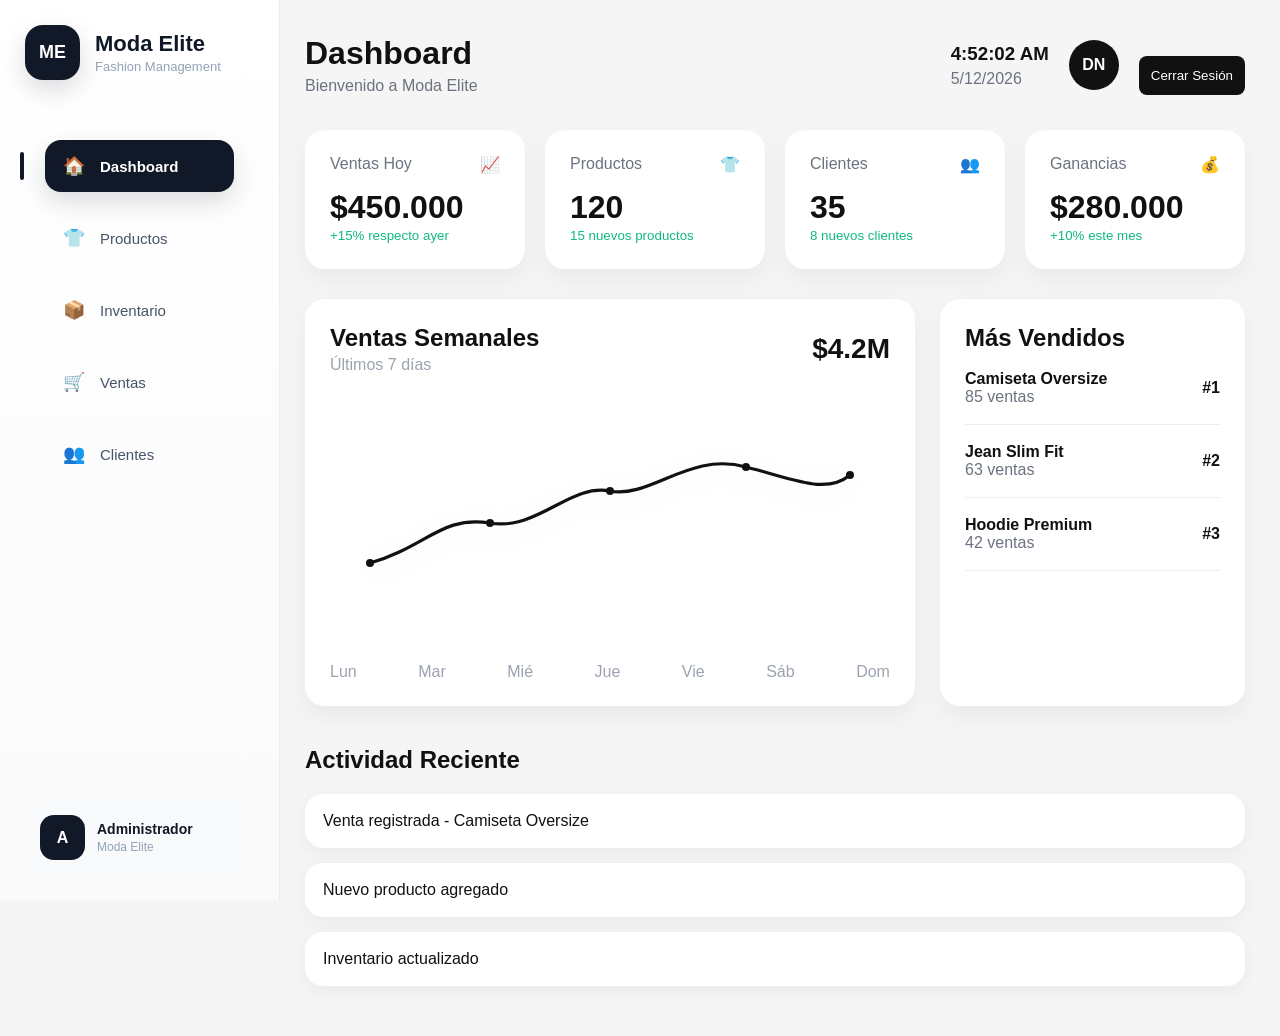
<file: index.html>
<!DOCTYPE html>
<html lang="es">
<head>
    <meta charset="UTF-8">
    <title>Moda Elite</title>
    <link rel="stylesheet" href="styles/style.css">
</head>
<body>

<div class="container">

    <aside class="sidebar">

    <div class="logo-container">

        <div class="logo-circle">
            ME
        </div>

        <div>
            <h2>Moda Elite</h2>
            <span>Fashion Management</span>
        </div>

    </div>

    <nav class="menu">

        <a href="index.html" class="active">
            <span>🏠</span>
            Dashboard
        </a>

        <a href="productos.html">
            <span>👕</span>
            Productos
        </a>

        <a href="inventario.html">
            <span>📦</span>
            Inventario
        </a>

        <a href="ventas.html">
            <span>🛒</span>
            Ventas
        </a>

        <a href="clientes.html">
            <span>👥</span>
            Clientes
        </a>

    </nav>

    <div class="sidebar-footer">

        <div class="user-card">

            <div class="user-avatar">
                A
            </div>

            <div>
                <h4>Administrador</h4>
                <span>Moda Elite</span>
            </div>

        </div>

    </div>

</aside>

    <main class="content">

        <header>

            <div>
                <h1>Dashboard</h1>
                <p>Bienvenido a Moda Elite</p>
            </div>

            <div class="header-right">

                <div class="clock">
                    <h3 id="hora"></h3>
                    <p id="fecha"></p>
                </div>

                <div class="user">
                    DN
                </div>

                <div class="logout-container">

                    <button class="logout-btn"
                            onclick="cerrarSesion()">
                     Cerrar Sesión
                    </button>

                </div>

            </div>

        </header>


        <section class="cards">

            <div class="card">
                <div class="card-top">
                    <span>Ventas Hoy</span>
                    <span>📈</span>
                </div>

                <h2>$450.000</h2>

                <small>+15% respecto ayer</small>
            </div>

            <div class="card">
                <div class="card-top">
                    <span>Productos</span>
                    <span>👕</span>
                </div>

                <h2>120</h2>

                <small>15 nuevos productos</small>
            </div>

            <div class="card">
                <div class="card-top">
                    <span>Clientes</span>
                    <span>👥</span>
                </div>

                <h2>35</h2>

                <small>8 nuevos clientes</small>
            </div>

            <div class="card">
                <div class="card-top">
                    <span>Ganancias</span>
                    <span>💰</span>
                </div>

                <h2>$280.000</h2>

                <small>+10% este mes</small>
            </div>

        </section>


        <section class="dashboard-grid">
            <div class="sales-chart">

                <div class="chart-header">
                    <div>
                        <h2>Ventas Semanales</h2>
                        <p>Últimos 7 días</p>
                    </div>

                    <div class="chart-total">
                        $4.2M
                    </div>
                </div>

                <svg class="line-chart" viewBox="0 0 700 250">

                    <path
                        d="M50 180
                        C120 160,140 120,200 130
                        C260 140,300 80,350 90
                        C400 100,450 40,520 60
                        C580 75,620 95,650 70"
                        fill="none"
                        stroke="#111111"
                        stroke-width="4"
                        stroke-linecap="round"
                    />

                    <circle cx="50" cy="180" r="5"/>
                    <circle cx="200" cy="130" r="5"/>
                    <circle cx="350" cy="90" r="5"/>
                    <circle cx="520" cy="60" r="5"/>
                    <circle cx="650" cy="70" r="5"/>

                </svg>

                <div class="days">
                    <span>Lun</span>
                    <span>Mar</span>
                    <span>Mié</span>
                    <span>Jue</span>
                    <span>Vie</span>
                    <span>Sáb</span>
                    <span>Dom</span>
                </div>

            </div>

            <div class="best-sellers">

                <h2>Más Vendidos</h2>

                <div class="seller">

                    <div>
                        <h4>Camiseta Oversize</h4>
                        <span>85 ventas</span>
                    </div>

                    <strong>#1</strong>

                </div>

                <div class="seller">

                    <div>
                        <h4>Jean Slim Fit</h4>
                        <span>63 ventas</span>
                    </div>

                    <strong>#2</strong>

                </div>

                <div class="seller">

                    <div>
                        <h4>Hoodie Premium</h4>
                        <span>42 ventas</span>
                    </div>

                    <strong>#3</strong>

                </div>

            </div>

        </section>


        <section class="activity">

            <h2>Actividad Reciente</h2>

            <div class="activity-card">
                Venta registrada - Camiseta Oversize
            </div>

            <div class="activity-card">
                Nuevo producto agregado
            </div>

            <div class="activity-card">
                Inventario actualizado
            </div>

        </section>

    </main>

</div>

<script>

function cerrarSesion(){

    if(confirm("¿Deseas cerrar sesión?")){

        window.location.href = "login.html";
    }

}

</script>

    <script src="scripts/script.js"></script>
</body>
</html>
</file>
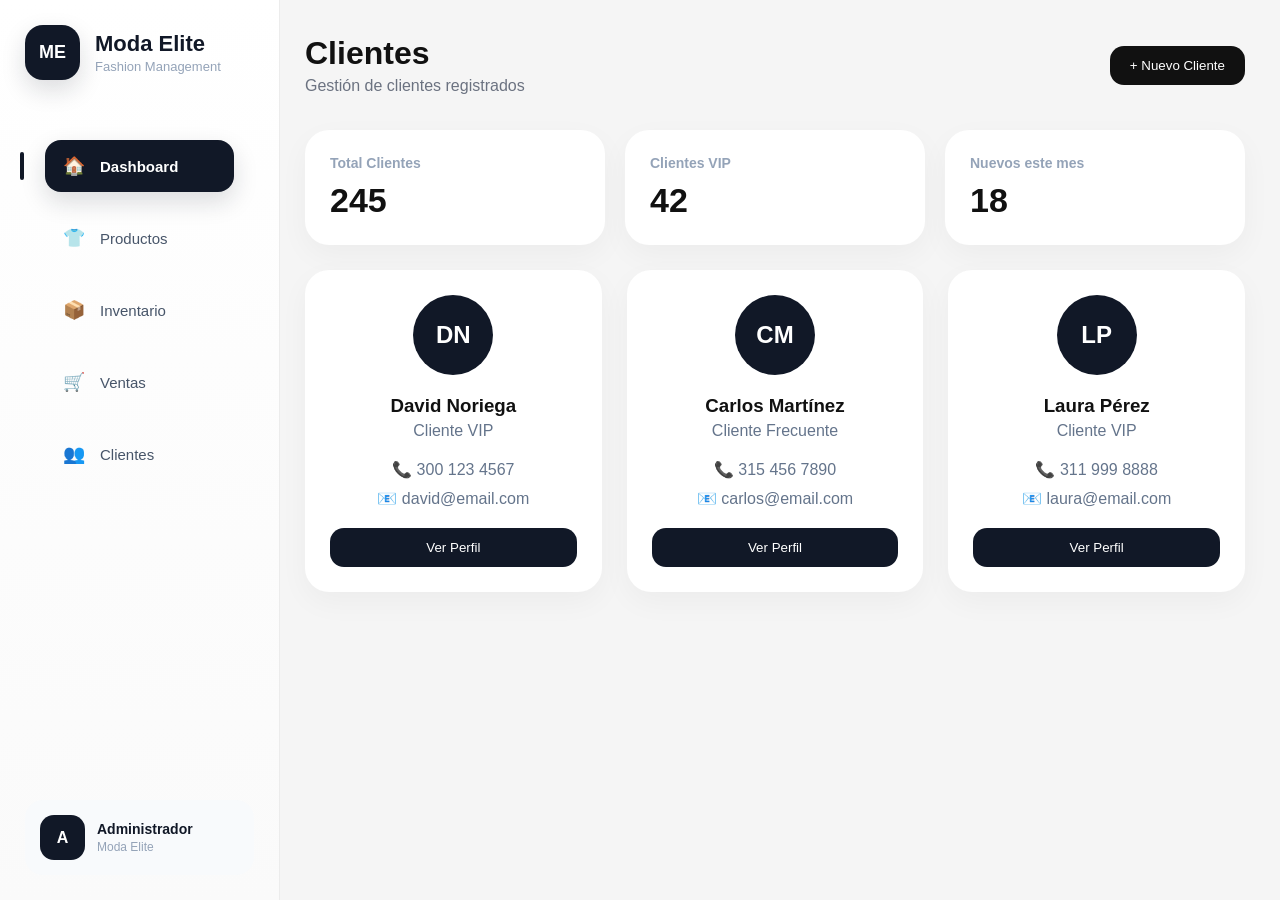
<file: clientes.html>
<!DOCTYPE html>
<html lang="es">
<head>
    <meta charset="UTF-8">
    <meta name="viewport" content="width=device-width, initial-scale=1.0">
    <title>Clientes</title>
    <link rel="stylesheet" href="styles/style.css">
</head>
<body>
<div class="container">

  <aside class="sidebar">

    <div class="logo-container">

        <div class="logo-circle">
            ME
        </div>

        <div>
            <h2>Moda Elite</h2>
            <span>Fashion Management</span>
        </div>

    </div>

    <nav class="menu">

        <a href="index.html" class="active">
            <span>🏠</span>
            Dashboard
        </a>

        <a href="productos.html">
            <span>👕</span>
            Productos
        </a>

        <a href="inventario.html">
            <span>📦</span>
            Inventario
        </a>

        <a href="ventas.html">
            <span>🛒</span>
            Ventas
        </a>

        <a href="clientes.html">
            <span>👥</span>
            Clientes
        </a>


    </nav>

    <div class="sidebar-footer">

        <div class="user-card">

            <div class="user-avatar">
                A
            </div>

            <div>
                <h4>Administrador</h4>
                <span>Moda Elite</span>
            </div>

        </div>

    </div>

</aside>

    <main class="content">

<header>

    <div>
        <h1>Clientes</h1>
        <p>Gestión de clientes registrados</p>
    </div>

<button class="btn-primary"
        onclick="abrirModalCliente()">
    + Nuevo Cliente
</button>

</header>

<section class="client-stats">

    <div class="client-stat-card">
        <h3>Total Clientes</h3>
        <h2>245</h2>
    </div>

    <div class="client-stat-card">
        <h3>Clientes VIP</h3>
        <h2>42</h2>
    </div>

    <div class="client-stat-card">
        <h3>Nuevos este mes</h3>
        <h2>18</h2>
    </div>

</section>



<section class="clients-grid">

    <div class="client-card">

        <div class="client-avatar">
            DN
        </div>

        <h3>David Noriega</h3>

        <p>Cliente VIP</p>

        <div class="client-info">

            <span>📞 300 123 4567</span>

            <span>📧 david@email.com</span>

        </div>

        <button class="client-btn">
            Ver Perfil
        </button>

    </div>

    <div class="client-card">

        <div class="client-avatar">
            CM
        </div>

        <h3>Carlos Martínez</h3>

        <p>Cliente Frecuente</p>

        <div class="client-info">

            <span>📞 315 456 7890</span>

            <span>📧 carlos@email.com</span>

        </div>

        <button class="client-btn">
            Ver Perfil
        </button>

    </div>

    <div class="client-card">

        <div class="client-avatar">
            LP
        </div>

        <h3>Laura Pérez</h3>

        <p>Cliente VIP</p>

        <div class="client-info">

            <span>📞 311 999 8888</span>

            <span>📧 laura@email.com</span>

        </div>

        <button class="client-btn">
            Ver Perfil
        </button>

    </div>

    <div id="nuevosClientes"></div>

</section>


<script>

function abrirModalCliente(){

    document.getElementById("modalCliente")
        .style.display = "block";
}

function cerrarModalCliente(){

    document.getElementById("modalCliente")
        .style.display = "none";
}

function guardarCliente(){

    let nombre =
        document.getElementById("nombreCliente").value;

    let telefono =
        document.getElementById("telefonoCliente").value;

    let correo =
        document.getElementById("correoCliente").value;

    let iniciales = nombre
        .split(" ")
        .map(p => p[0])
        .join("")
        .toUpperCase();

    document.getElementById("nuevosClientes")
        .innerHTML += `
        <div class="client-card">

            <div class="client-avatar">
                ${iniciales}
            </div>

            <h3>${nombre}</h3>

            <p>Cliente Nuevo</p>

            <div class="client-info">

                <span>📞 ${telefono}</span>

                <span>📧 ${correo}</span>

            </div>

            <button class="client-btn">
                Ver Perfil
            </button>

        </div>
    `;

    cerrarModalCliente();
}

</script>

<div id="modalCliente" class="modal">

    <div class="modal-content">

        <span class="close"
              onclick="cerrarModalCliente()">
            &times;
        </span>

        <h2>Nuevo Cliente</h2>

        <input type="text"
               id="nombreCliente"
               placeholder="Nombre">

        <input type="text"
               id="telefonoCliente"
               placeholder="Teléfono">

        <input type="email"
               id="correoCliente"
               placeholder="Correo">

        <button class="btn-primary"
                onclick="guardarCliente()">
            Guardar Cliente
        </button>

    </div>

</div>
</body>
</html>
</file>
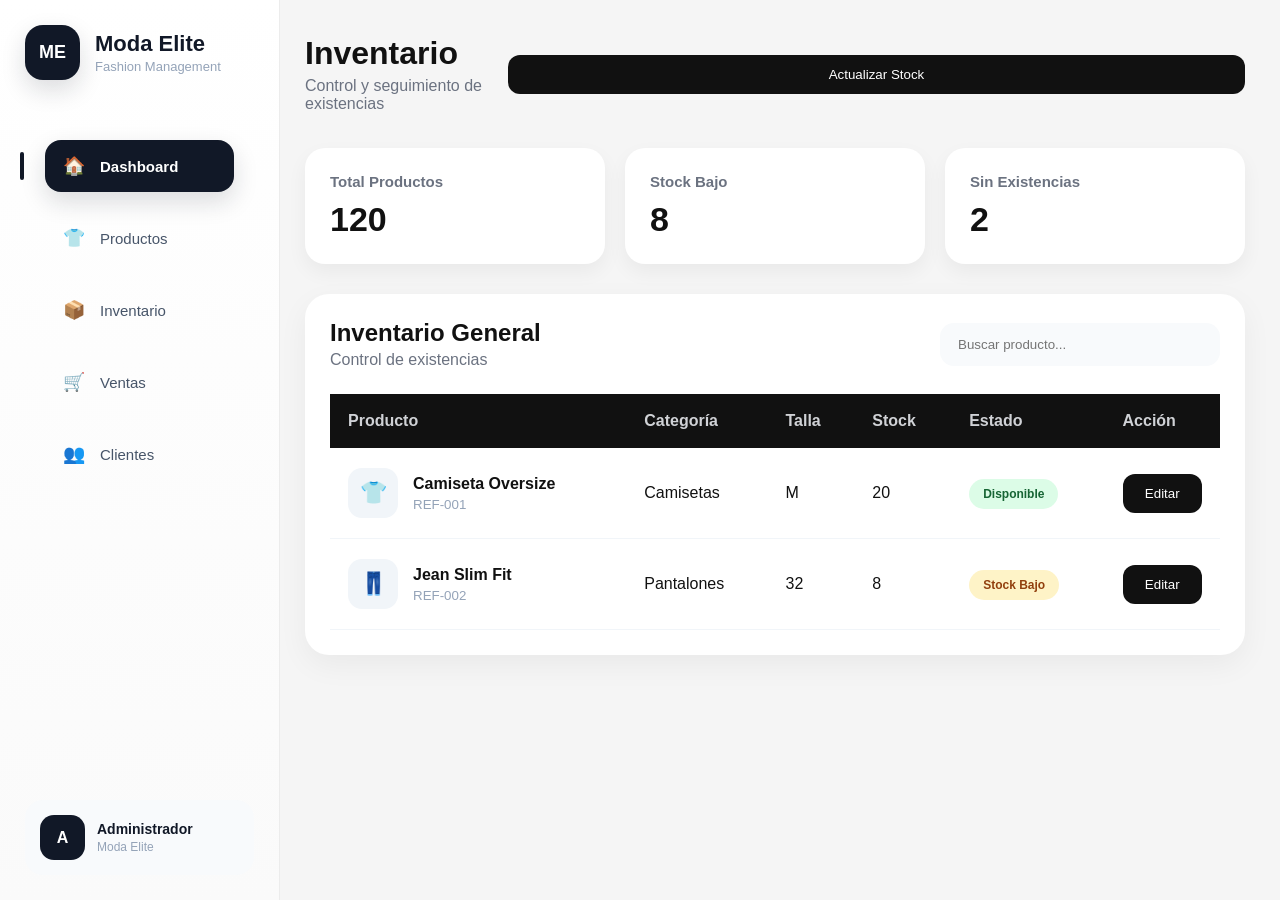
<file: inventario.html>
<!DOCTYPE html>
<html lang="es">
<head>
    <meta charset="UTF-8">
    <meta name="viewport" content="width=device-width, initial-scale=1.0">
    <title>Inventario</title>
    <link rel="stylesheet" href="styles/style.css">
</head>
<body>
<div class="container">

  <aside class="sidebar">

    <div class="logo-container">

        <div class="logo-circle">
            ME
        </div>

        <div>
            <h2>Moda Elite</h2>
            <span>Fashion Management</span>
        </div>

    </div>

    <nav class="menu">

        <a href="index.html" class="active">
            <span>🏠</span>
            Dashboard
        </a>

        <a href="productos.html">
            <span>👕</span>
            Productos
        </a>

        <a href="inventario.html">
            <span>📦</span>
            Inventario
        </a>

        <a href="ventas.html">
            <span>🛒</span>
            Ventas
        </a>

        <a href="clientes.html">
            <span>👥</span>
            Clientes
        </a>


    </nav>

    <div class="sidebar-footer">

        <div class="user-card">

            <div class="user-avatar">
                A
            </div>

            <div>
                <h4>Administrador</h4>
                <span>Moda Elite</span>
            </div>

        </div>

    </div>

</aside>

    <main class="content">

      <header>

    <div>
        <h1>Inventario</h1>
        <p>Control y seguimiento de existencias</p>
    </div>

    <button class="btn-card"
            onclick="actualizarStock()">
        Actualizar Stock
    </button>


</header>

<section class="inventory-stats">

    <div class="stat-card">
        <h3>Total Productos</h3>
        <h2>120</h2>
    </div>

    <div class="stat-card">
        <h3>Stock Bajo</h3>
        <h2>8</h2>
    </div>

    <div class="stat-card">
        <h3>Sin Existencias</h3>
        <h2>2</h2>
    </div>

</section>

<section class="inventory-table">

    <div class="table-toolbar">

        <div>
            <h2>Inventario General</h2>
            <p>Control de existencias</p>
        </div>

        <input
            type="text"
            placeholder="Buscar producto..."
            class="table-search"
        >

    </div>

    <table>

        <thead>

                <tr>

                    <th>Producto</th>
                    <th>Categoría</th>
                    <th>Talla</th>
                    <th>Stock</th>
                    <th>Estado</th>
                    <th>Acción</th>

                </tr>

        </thead>

        <tbody>

            <tr>

                <td>

                    <div class="product-cell">

                        <div class="product-avatar">
                            👕
                        </div>

                        <div>

                            <strong>
                                Camiseta Oversize
                            </strong>

                            <small>
                                REF-001
                            </small>

                        </div>

                    </div>

                </td>

                <td>Camisetas</td>

                <td>M</td>

                <td>20</td>

                <td>
                    <span class="status available">
                        Disponible
                    </span>
                </td>

                <td>
<button class="btn-card"
        onclick="abrirModalInventario(this)">
    Editar
</button>
                </td>

            </tr>

            <tr>

                <td>

                    <div class="product-cell">

                        <div class="product-avatar">
                            👖
                        </div>

                        <div>

                            <strong>
                                Jean Slim Fit
                            </strong>

                            <small>
                                REF-002
                            </small>

                        </div>

                    </div>

                </td>

                <td>Pantalones</td>

                <td>32</td>

                <td>8</td>

                <td>
                    <span class="status low-stock">
                        Stock Bajo
                    </span>
                </td>

                <td>
<button class="btn-card"
        onclick="abrirModalInventario(this)">
    Editar
</button>   
                </td>

            </tr>

        </tbody>

    </table>

</section>

<script>

let filaActual = null;

function abrirModalInventario(boton){

    filaActual = boton.closest("tr");

    document.getElementById("editNombre").value =
        filaActual.cells[0].querySelector("strong").innerText;

    document.getElementById("editTalla").value =
        filaActual.cells[2].innerText;

    document.getElementById("modalInventario").style.display = "block";
}

function cerrarModalInventario(){
    document.getElementById("modalInventario").style.display = "none";
}

function guardarEdicionInventario(){

    let nombre =
        document.getElementById("editNombre").value;

    let stock =
        document.getElementById("editStock").value;

    let talla =
        document.getElementById("editTalla").value;

    filaActual.cells[0].querySelector("strong").innerText = nombre;

    filaActual.cells[3].innerText = stock;

    filaActual.cells[2].innerText = talla;

    if(stock <= 0){

        filaActual.cells[4].innerHTML =
        '<span class="status out-stock">Sin Existencias</span>';

    }else if(stock <= 10){

        filaActual.cells[4].innerHTML =
        '<span class="status low-stock">Stock Bajo</span>';

    }else{

        filaActual.cells[4].innerHTML =
        '<span class="status available">Disponible</span>';
    }

    cerrarModalInventario();
}

</script>

<script>

function actualizarStock(){

    document.getElementById("modalStock")
        .style.display = "block";
}

function cerrarModalStock(){

    document.getElementById("modalStock")
        .style.display = "none";
}

function guardarStock(){

    let nuevoStock =
        document.getElementById("nuevoStock").value;

    alert(
        "Stock actualizado a: " +
        nuevoStock
    );

    cerrarModalStock();
}

</script>

<div id="modalStock" class="modal">

    <div class="modal-content">

        <span class="close" onclick="cerrarModalStock()">
            &times;
        </span>

        <h2>Actualizar Stock</h2>

        <input
            type="number"
            id="nuevoStock"
            placeholder="Ingrese el nuevo stock"
        >

        <button class="btn-primary"
                onclick="guardarStock()">
            Guardar
        </button>

    </div>

</div>

<div id="modalInventario" class="modal">

    <div class="modal-content">

        <span class="close"
              onclick="cerrarModalInventario()">
            &times;
        </span>

        <h2>Editar Inventario</h2>

        <input type="text"
               id="editNombre"
               placeholder="Nombre del producto">

        <input type="number"
               id="editStock"
               placeholder="Stock">

            <input type="text"
               id="editTalla"
               placeholder="Talla">


        <button class="btn-primary"
                onclick="guardarEdicionInventario()">
            Guardar
        </button>

    </div>

</div>

</body>
</html>
</file>
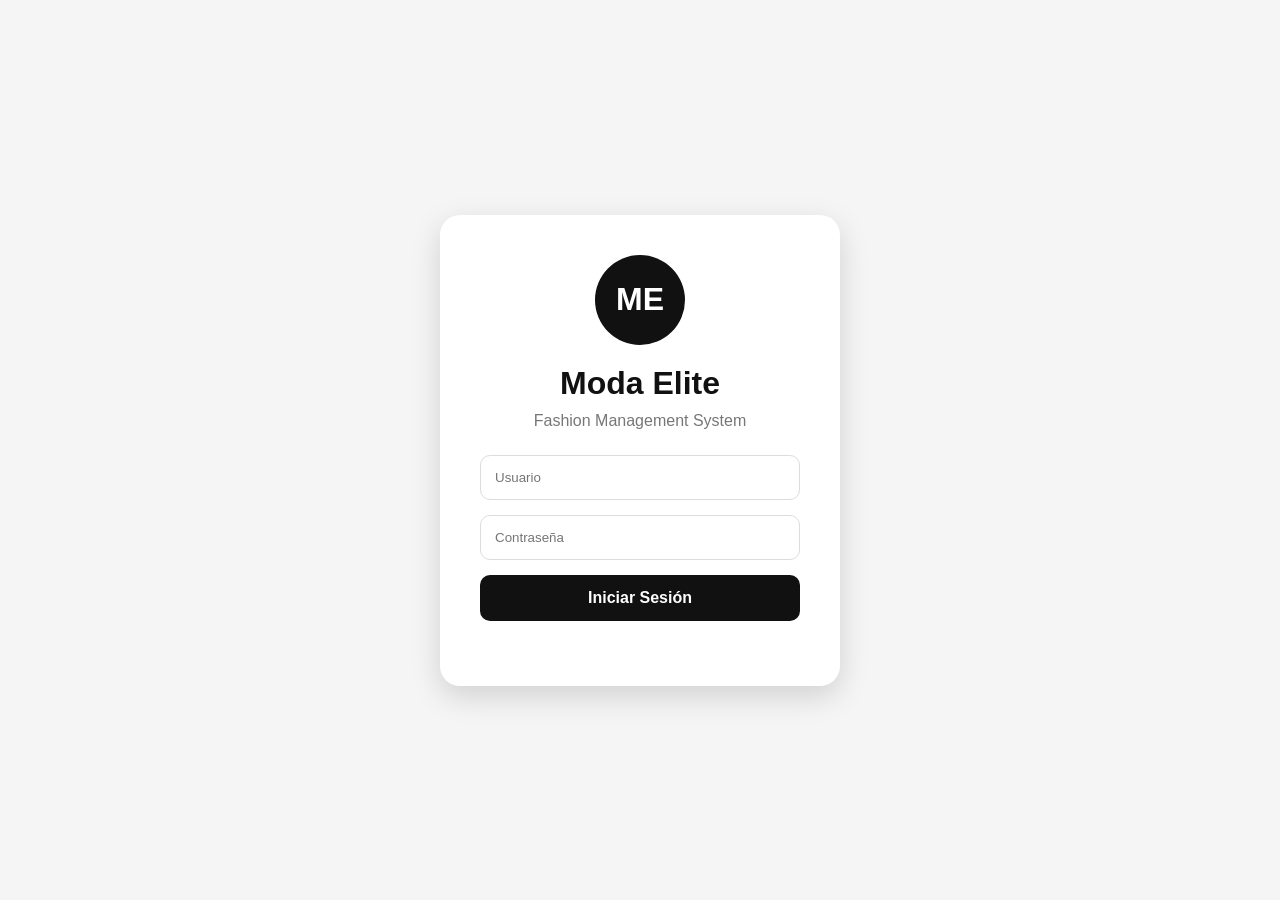
<file: login.html>
<!DOCTYPE html>
<html lang="es">
<head>
<meta charset="UTF-8">
<meta name="viewport" content="width=device-width, initial-scale=1.0">
<title>Login - Moda Elite</title>

<style>

*{
    margin:0;
    padding:0;
    box-sizing:border-box;
    font-family:'Segoe UI',sans-serif;
}

body{
    height:100vh;
    display:flex;
    justify-content:center;
    align-items:center;
    background:#f5f5f5;
}

.login-box{
    width:400px;
    background:white;
    padding:40px;
    border-radius:20px;
    box-shadow:0 10px 30px rgba(0,0,0,.15);
}

.logo{
    width:90px;
    height:90px;
    background:#111;
    color:white;
    border-radius:50%;
    display:flex;
    justify-content:center;
    align-items:center;
    font-size:32px;
    font-weight:bold;
    margin:auto;
    margin-bottom:20px;
}

.login-box h1{
    text-align:center;
    color:#111;
    margin-bottom:10px;
}

.login-box p{
    text-align:center;
    color:#777;
    margin-bottom:25px;
}

input{
    width:100%;
    padding:14px;
    margin-bottom:15px;
    border:1px solid #ddd;
    border-radius:10px;
    outline:none;
}

input:focus{
    border-color:#111;
}

button{
    width:100%;
    padding:14px;
    border:none;
    border-radius:10px;
    background:#111;
    color:white;
    cursor:pointer;
    font-size:16px;
    font-weight:bold;
}

button:hover{
    background:#222;
}

.error{
    text-align:center;
    color:red;
    margin-top:15px;
}
</style>

</head>
<body>

<div class="login-box">

    <div class="logo">
        ME
    </div>

    <h1>Moda Elite</h1>

    <p>Fashion Management System</p>

    <input
        type="text"
        id="usuario"
        placeholder="Usuario">

    <input
        type="password"
        id="password"
        placeholder="Contraseña">

    <button onclick="login()">
        Iniciar Sesión
    </button>

    <p id="mensaje" class="error"></p>

</div>

<script>

function login(){

    let usuario =
        document.getElementById("usuario").value;

    let password =
        document.getElementById("password").value;

    if(usuario === "admin" &&
       password === "1234"){

        window.location.href =
            "index.html";

    }else{

        document.getElementById("mensaje")
            .innerText =
            "Usuario o contraseña incorrectos";
    }
}

</script>

</body>
</html>
</file>
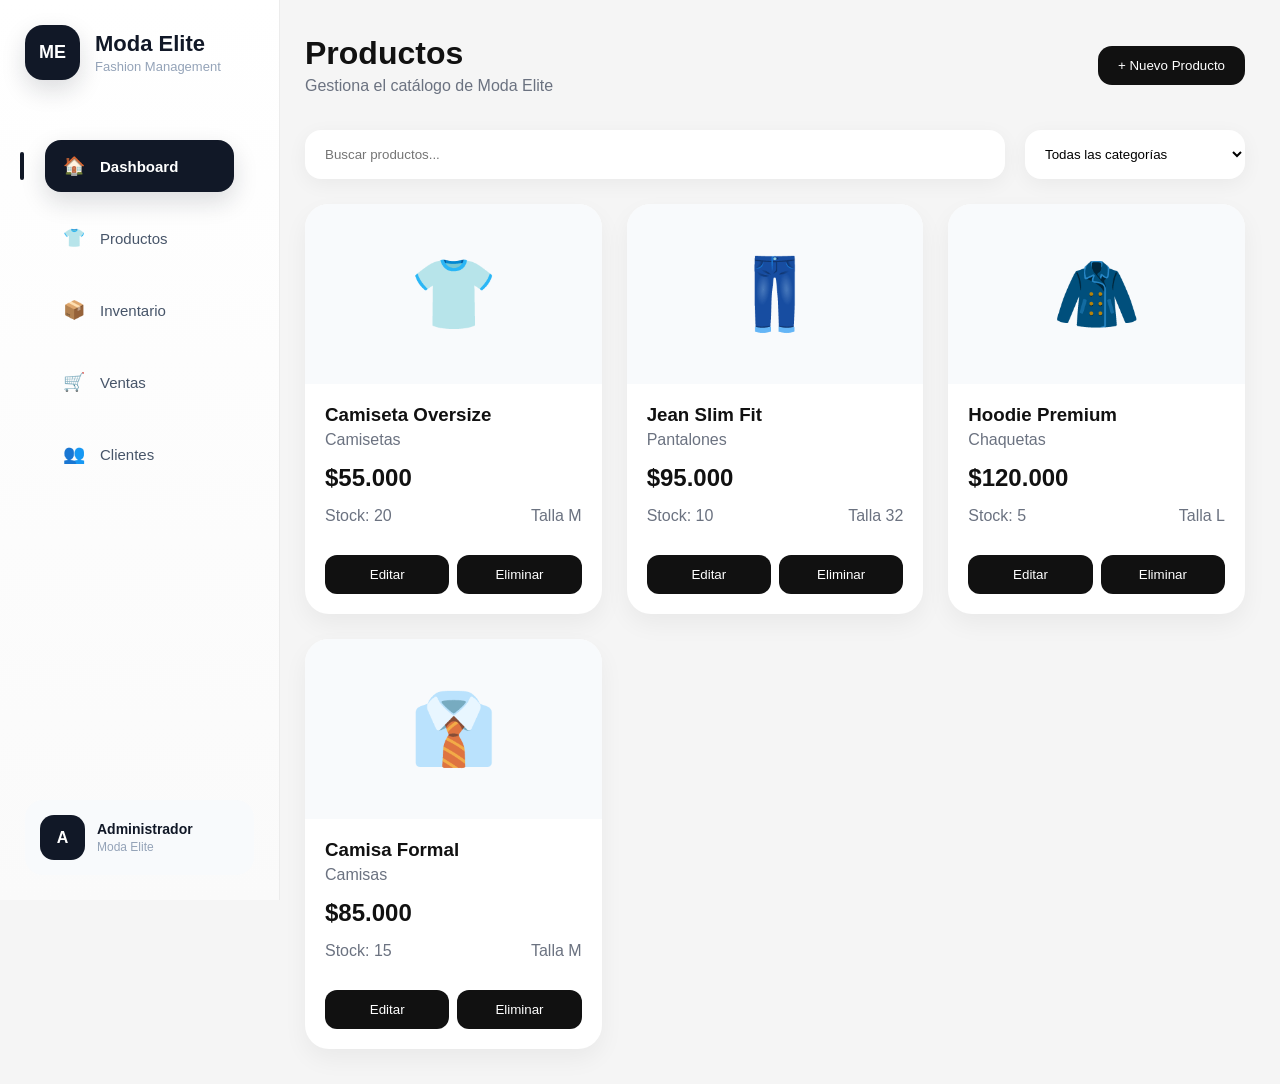
<file: productos.html>
<!DOCTYPE html>
<html lang="es">
<head>
    <meta charset="UTF-8">
    <meta name="viewport" content="width=device-width, initial-scale=1.0">
    <title>Productos</title>
    <link rel="stylesheet" href="styles/style.css">
</head>
<body>
<div class="container">

  <aside class="sidebar">

    <div class="logo-container">

        <div class="logo-circle">
            ME
        </div>

        <div>
            <h2>Moda Elite</h2>
            <span>Fashion Management</span>
        </div>

    </div>

    <nav class="menu">

        <a href="index.html" class="active">
            <span>🏠</span>
            Dashboard
        </a>

        <a href="productos.html">
            <span>👕</span>
            Productos
        </a>

        <a href="inventario.html">
            <span>📦</span>
            Inventario
        </a>

        <a href="ventas.html">
            <span>🛒</span>
            Ventas
        </a>

        <a href="clientes.html">
            <span>👥</span>
            Clientes
        </a>


    </nav>

    <div class="sidebar-footer">

        <div class="user-card">

            <div class="user-avatar">
                A
            </div>

            <div>
                <h4>Administrador</h4>
                <span>Moda Elite</span>
            </div>

        </div>

    </div>

</aside>

    <main class="content">

        <header>

    <div>
        <h1>Productos</h1>
        <p>Gestiona el catálogo de Moda Elite</p>
    </div>

<button class="btn-primary" onclick="abrirModal()">
    + Nuevo Producto
</button>

</header>

<div class="top-bar">

    <input
        type="text"
        placeholder="Buscar productos..."
        class="search-input"
    >

    <select class="filter-select">
        <option>Todas las categorías</option>
        <option>Camisetas</option>
        <option>Pantalones</option>
        <option>Chaquetas</option>
    </select>

</div>

<section class="products-grid">

    <div class="product-card">

        <div class="product-image">
            👕
        </div>

        <div class="product-content">

            <h3>Camiseta Oversize</h3>

            <p class="category">
                Camisetas
            </p>

            <h2>$55.000</h2>

            <div class="product-details">

                <span>Stock: 20</span>

                <span>Talla M</span>

            </div>

<div class="acciones">
    <button class="btn-card" onclick="abrirModalEditar(this)">
        Editar
    </button>

    <button class="btn-card eliminar"
            onclick="eliminarProducto(this)">
        Eliminar
    </button>
</div>

        </div>

    </div>

    <div class="product-card">

        <div class="product-image">
            👖
        </div>

        <div class="product-content">

            <h3>Jean Slim Fit</h3>

            <p class="category">
                Pantalones
            </p>

            <h2>$95.000</h2>

            <div class="product-details">

                <span>Stock: 10</span>

                <span>Talla 32</span>

            </div>

<div class="acciones">
    <button class="btn-card" onclick="abrirModalEditar(this)">
        Editar
    </button>

    <button class="btn-card eliminar"
            onclick="eliminarProducto(this)">
        Eliminar
    </button>
</div>

        </div>

    </div>

    <div class="product-card">

        <div class="product-image">
            🧥
        </div>

        <div class="product-content">

            <h3>Hoodie Premium</h3>

            <p class="category">
                Chaquetas
            </p>

            <h2>$120.000</h2>

            <div class="product-details">

                <span>Stock: 5</span>

                <span>Talla L</span>

            </div>

<div class="acciones">
    <button class="btn-card" onclick="abrirModalEditar(this)">
        Editar
    </button>

    <button class="btn-card eliminar"
            onclick="eliminarProducto(this)">
        Eliminar
    </button>
</div>

        </div>

    </div>

    <div class="product-card">

        <div class="product-image">
            👔
        </div>

        <div class="product-content">

            <h3>Camisa Formal</h3>

            <p class="category">
                Camisas
            </p>

            <h2>$85.000</h2>

            <div class="product-details">

                <span>Stock: 15</span>

                <span>Talla M</span>

            </div>

<div class="acciones">
    <button class="btn-card" onclick="abrirModalEditar(this)">
        Editar
    </button>

    <button class="btn-card eliminar"
            onclick="eliminarProducto(this)">
        Eliminar
    </button>
</div>

        </div>

    </div>

</section>

<script>

function abrirModal(){
    document.getElementById("modalProducto").style.display = "block";
}

function cerrarModal(){
    document.getElementById("modalProducto").style.display = "none";
}

function agregarProducto(){

    let nombre = document.getElementById("nombre").value;
    let categoria = document.getElementById("categoria").value;
    let precio = document.getElementById("precio").value;
    let stock = document.getElementById("stock").value;
    let talla = document.getElementById("talla").value;

    let contenedor = document.querySelector(".products-grid");

    contenedor.innerHTML += `
        <div class="product-card">
            <div class="product-image">👕</div>

            <div class="product-content">

                <h3>${nombre}</h3>

                <p class="category">${categoria}</p>

                <h2>$${precio}</h2>

                <div class="product-details">
                    <span>Stock: ${stock}</span>
                    <span>Talla ${talla}</span>
                </div>

                <button class="btn-card">
                    Editar
                </button>

            </div>
        </div>
    `;

    document.getElementById("formProducto").reset();
    cerrarModal();
}

</script>

<script>

    function eliminarProducto(boton){

    if(confirm("¿Desea eliminar este producto?")){

        boton.closest(".product-card").remove();

    }
}

let tarjetaActual = null;

function abrirModalEditar(boton){

    tarjetaActual = boton.closest(".product-card");

    document.getElementById("editNombre").value =
        tarjetaActual.querySelector("h3").innerText;

    document.getElementById("editCategoria").value =
        tarjetaActual.querySelector(".category").innerText;

    document.getElementById("editPrecio").value =
        tarjetaActual.querySelector("h2")
        .innerText.replace("$","")
        .replace(".","");

    document.getElementById("editStock").value =
        tarjetaActual.querySelectorAll(".product-details span")[0]
        .innerText.replace("Stock: ","");

    document.getElementById("editTalla").value =
        tarjetaActual.querySelectorAll(".product-details span")[1]
        .innerText.replace("Talla ","");

    document.getElementById("modalEditar").style.display = "block";
}

function cerrarModalEditar(){
    document.getElementById("modalEditar").style.display = "none";
}

function guardarEdicion(){

    let nombre = document.getElementById("editNombre").value;
    let categoria = document.getElementById("editCategoria").value;
    let precio = document.getElementById("editPrecio").value;
    let stock = document.getElementById("editStock").value;
    let talla = document.getElementById("editTalla").value;

    tarjetaActual.querySelector("h3").innerText = nombre;

    tarjetaActual.querySelector(".category").innerText = categoria;

    tarjetaActual.querySelector("h2").innerText = "$" + precio;

    tarjetaActual.querySelectorAll(".product-details span")[0]
        .innerText = "Stock: " + stock;

    tarjetaActual.querySelectorAll(".product-details span")[1]
        .innerText = "Talla " + talla;

    cerrarModalEditar();
}

</script>

<div id="modalEditar" class="modal">

    <div class="modal-content">

        <span class="close" onclick="cerrarModalEditar()">&times;</span>

        <h2>Editar Producto</h2>

        <input type="text" id="editNombre">

        <input type="text" id="editCategoria">

        <input type="number" id="editPrecio">

        <input type="number" id="editStock">

        <input type="text" id="editTalla">

        <button onclick="guardarEdicion()">
            Guardar Cambios
        </button>

    </div>

</div>

<div id="modalProducto" class="modal">

    <div class="modal-content">

        <span class="close" onclick="cerrarModal()">&times;</span>

        <h2>Nuevo Producto</h2>

        <form id="formProducto">

            <input type="text" id="nombre" placeholder="Nombre" required>

            <input type="text" id="categoria" placeholder="Categoría" required>

            <input type="number" id="precio" placeholder="Precio" required>

            <input type="number" id="stock" placeholder="Stock" required>

            <input type="text" id="talla" placeholder="Talla" required>

            <button type="button" onclick="agregarProducto()">
                Guardar
            </button>

        </form>

    </div>

</div>
</body>
</html>
</file>
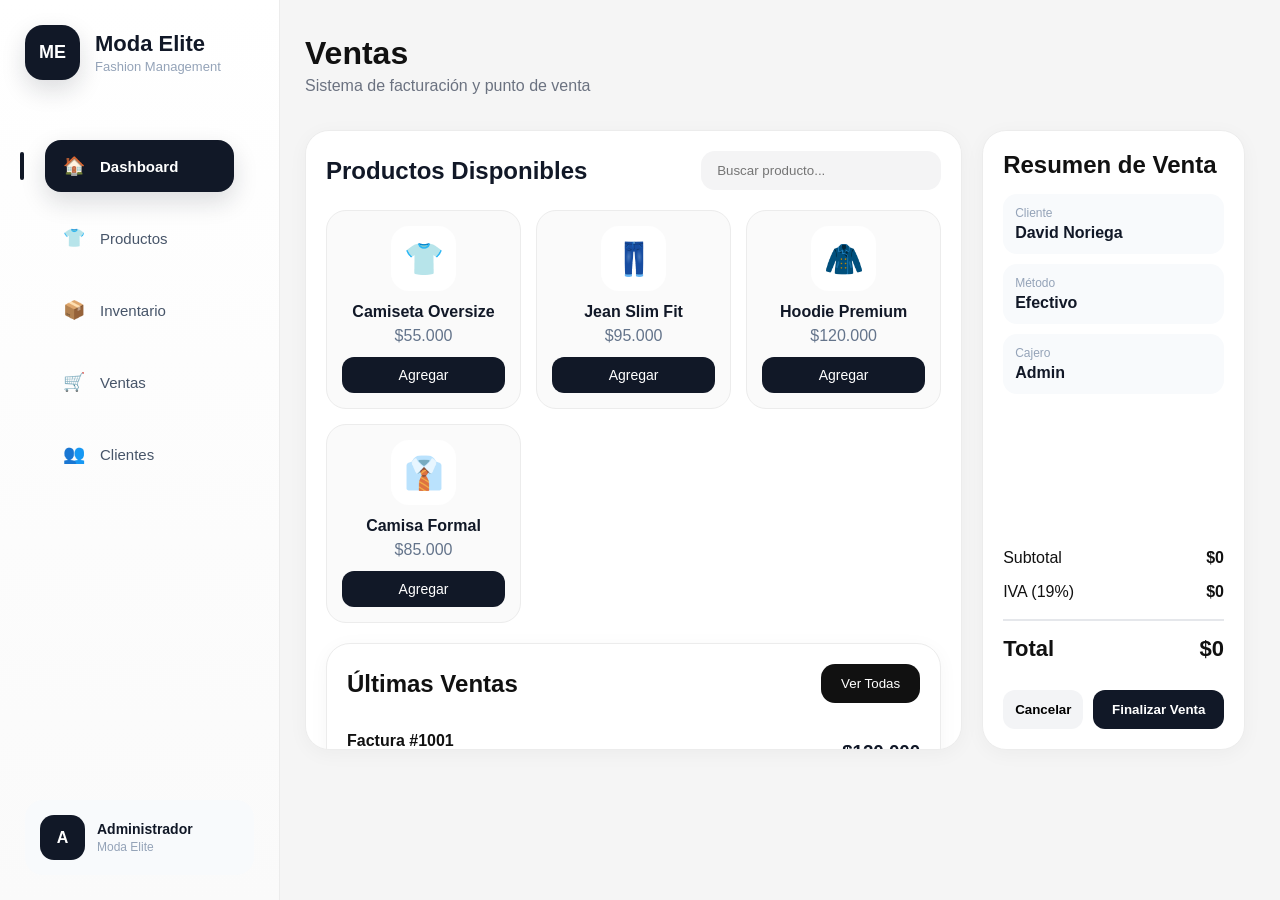
<file: ventas.html>
<!DOCTYPE html>
<html lang="es">
<head>
    <meta charset="UTF-8">
    <meta name="viewport" content="width=device-width, initial-scale=1.0">
    <title>Ventas</title>
    <link rel="stylesheet" href="styles/style.css">
</head>
<body>
<div class="container">

  <aside class="sidebar">

    <div class="logo-container">

        <div class="logo-circle">
            ME
        </div>

        <div>
            <h2>Moda Elite</h2>
            <span>Fashion Management</span>
        </div>

    </div>

    <nav class="menu">

        <a href="index.html" class="active">
            <span>🏠</span>
            Dashboard
        </a>

        <a href="productos.html">
            <span>👕</span>
            Productos
        </a>

        <a href="inventario.html">
            <span>📦</span>
            Inventario
        </a>

        <a href="ventas.html">
            <span>🛒</span>
            Ventas
        </a>

        <a href="clientes.html">
            <span>👥</span>
            Clientes
        </a>


    </nav>

    <div class="sidebar-footer">

        <div class="user-card">

            <div class="user-avatar">
                A
            </div>

            <div>
                <h4>Administrador</h4>
                <span>Moda Elite</span>
            </div>

        </div>

    </div>

</aside>

    <main class="content">

     <header>

        <div>
            <h1>Ventas</h1>
            <p>Sistema de facturación y punto de venta</p>
        </div>

        <div class="header-right">

            <div class="clock">
                <h3 id="hora"></h3>
                <p id="fecha"></p>
            </div>

        </div>

    </header>

    <section class="sales-layout">

        <!-- PRODUCTOS -->

        <div class="products-sale">

            <div class="section-title">

                <h2>Productos Disponibles</h2>

                <input
                    type="text"
                    placeholder="Buscar producto..."
                    class="sale-search"
                >

            </div>

            <div class="products-grid-sale">

                <div class="product-sale-card">

                    <div class="product-sale-image">
                        👕
                    </div>

                    <h4>Camiseta Oversize</h4>

                    <p>$55.000</p>

<button onclick="agregarProducto('Camiseta Oversize',55000)">
    Agregar
</button>
                </div>

                <div class="product-sale-card">

                    <div class="product-sale-image">
                        👖
                    </div>

                    <h4>Jean Slim Fit</h4>

                    <p>$95.000</p>

<button onclick="agregarProducto('Jean Slim Fit',95000)">
    Agregar
</button>

                </div>

                <div class="product-sale-card">

                    <div class="product-sale-image">
                        🧥
                    </div>

                    <h4>Hoodie Premium</h4>

                    <p>$120.000</p>

<button onclick="agregarProducto('Hoodie Premium',120000)">
    Agregar
</button>

                </div>

                <div class="product-sale-card">

                    <div class="product-sale-image">
                        👔
                    </div>

                    <h4>Camisa Formal</h4>

                    <p>$85.000</p>

<button onclick="agregarProducto('Camisa Formal',85000)">
    Agregar
</button>

                </div>

            </div>

               <!-- ÚLTIMAS VENTAS -->

    <section class="recent-sales">

        <div class="section-title-sales">

            <h2>Últimas Ventas</h2>

<button class="btn-primary"
        onclick="verVentas()">
    Ver Todas
</button>

        </div>

        <div class="recent-sale">

            <div>

                <strong>Factura #1001</strong>

                <p>12/06/2026 - 10:15 AM</p>

            </div>

            <h3>$120.000</h3>

        </div>

        <div class="recent-sale">

            <div>

                <strong>Factura #1002</strong>

                <p>12/06/2026 - 11:40 AM</p>

            </div>

            <h3>$95.000</h3>

        </div>

    </section>

        </div>

        <!-- RESUMEN -->

        <div class="cart-panel">

            <h2>Resumen de Venta</h2>

            <div class="sale-info">

                <div class="info-box">
                    <span>Cliente</span>
                    <strong>David Noriega</strong>
                </div>

                <div class="info-box">
                    <span>Método</span>
                    <strong>Efectivo</strong>
                </div>

                <div class="info-box">
                    <span>Cajero</span>
                    <strong>Admin</strong>
                </div>

            </div>

<div id="carrito">

</div>

            <div class="totals">

                <div class="total-row">
                    <span>Subtotal</span>
                    <strong id="subtotal">$0</strong>
                </div>

                <div class="total-row">
                    <span>IVA (19%)</span>
                    <strong id="iva">$0</strong>
                </div>

                <div class="total-row final">
                    <span>Total</span>
                    <strong id="total">$0</strong>
                </div>

            </div>

            <div class="sale-actions">

                <button class="btn-cancel">
                    Cancelar
                </button>

                <button class="checkout-btn">
                    Finalizar Venta
                </button>

            </div>

        </div>

    </section>

        <script>

let subtotal = 0;

function agregarProducto(nombre, precio){

    let carrito = document.getElementById("carrito");

    carrito.innerHTML += `
        <div class="cart-item">
            <span>${nombre}</span>
            <strong>$${precio.toLocaleString()}</strong>
        </div>
    `;

    subtotal += precio;

    actualizarTotales();
}

function actualizarTotales(){

    let iva = subtotal * 0.19;
    let total = subtotal + iva;

    document.getElementById("subtotal").innerText =
        "$" + subtotal.toLocaleString();

    document.getElementById("iva").innerText =
        "$" + iva.toLocaleString();

    document.getElementById("total").innerText =
        "$" + total.toLocaleString();
}

function abrirModalVenta(){

    document.getElementById("modalVenta")
        .style.display = "block";
}

function cerrarModalVenta(){

    document.getElementById("modalVenta")
        .style.display = "none";
}

function guardarVenta(){

    alert("Venta registrada correctamente");

    cerrarModalVenta();

    setTimeout(() => {
        location.reload();
    }, 500);

}

function verVentas(){

    document.getElementById("modalVentas")
        .style.display = "block";
}

function cerrarModalVentas(){

    document.getElementById("modalVentas")
        .style.display = "none";
}

document.querySelector(".checkout-btn")
.addEventListener("click", abrirModalVenta);

document.querySelector(".btn-cancel")
.addEventListener("click", function(){

    document.getElementById("carrito").innerHTML = "";

    subtotal = 0;

    actualizarTotales();

});

</script>

<div id="modalVentas" class="modal">

    <div class="modal-content">

        <span class="close"
              onclick="cerrarModalVentas()">
            &times;
        </span>

        <h2>Últimas Ventas</h2>

        <div class="venta-item">

            <strong>Factura #1001</strong>

            <p>12/06/2026 - 10:15 AM</p>

            <h4>$120.000</h4>

        </div>

        <div class="venta-item">

            <strong>Factura #1002</strong>

            <p>12/06/2026 - 11:40 AM</p>

            <h4>$95.000</h4>

        </div>

        <div class="venta-item">

            <strong>Factura #1003</strong>

            <p>13/06/2026 - 03:20 PM</p>

            <h4>$205.000</h4>

        </div>

    </div>

</div>

<div id="modalVenta" class="modal">

    <div class="modal-content">

        <span class="close"
              onclick="cerrarModalVenta()">
            &times;
        </span>

        <h2>Finalizar Venta</h2>

        <input
            type="text"
            id="cliente"
            placeholder="Nombre del cliente">

        <select id="metodoPago">

            <option>Efectivo</option>
            <option>Tarjeta</option>
            <option>Transferencia</option>

        </select>

        <button class="btn-primary"
                onclick="guardarVenta()">
            Confirmar Venta
        </button>

    </div>

</div>

<div id="modalVenta" class="modal">

    <div class="modal-content">

        <span class="close"
              onclick="cerrarModalVenta()">
            &times;
        </span>

        <h2>Finalizar Venta</h2>

        <input type="text"
               id="cliente"
               placeholder="Nombre del cliente">

        <select id="metodoPago">

            <option>Efectivo</option>
            <option>Tarjeta</option>
            <option>Transferencia</option>

        </select>

        <button class="btn-primary"
                onclick="guardarVenta()">
            Confirmar Venta
        </button>

    </div>

</div>
    
</body>
</html>
</file>
<file: styles/style.css>
/* =========================
   RESET
========================= */

*{
    margin:0;
    padding:0;
    box-sizing:border-box;
    font-family:'Segoe UI',sans-serif;
}

:root{

    --background:#f5f5f5;

    --sidebar:#111111;
    --sidebar-hover:#1c1c1c;

    --card:#ffffff;
    --card-hover:#fafafa;

    --text:#111111;
    --text-secondary:#6b7280;

    --border:#e5e7eb;

    --shadow:
    0 10px 30px rgba(0,0,0,.08);

}

/* =========================
   BODY
========================= */

body{
    background:var(--background);
    color:var(--text);
}

/* =========================
   CONTENEDOR PRINCIPAL
========================= */

.container{
    display:flex;
    min-height:100vh;
}

/* =========================
   SIDEBAR
========================= */

/* ===================================
   SIDEBAR PREMIUM
=================================== */

.sidebar{

    width:280px;

    height:100vh;

    position:fixed;

    left:0;
    top:0;

    background:
    linear-gradient(
        180deg,
        #ffffff,
        #fafafa
    );

    border-right:
    1px solid #ececec;

    padding:25px;

    display:flex;

    flex-direction:column;

    justify-content:space-between;

}

/* ===================================
   LOGO
=================================== */

.logo-container{

    display:flex;

    align-items:center;

    gap:15px;

    margin-bottom:40px;

}

.logo-circle{

    width:55px;

    height:55px;

    border-radius:18px;

    background:#111827;

    color:white;

    display:flex;

    align-items:center;

    justify-content:center;

    font-weight:700;

    font-size:18px;

    box-shadow:
    0 10px 25px rgba(17,24,39,.15);

}

.logo-container h2{

    color:#111827;

    font-size:22px;

}

.logo-container span{

    color:#94a3b8;

    font-size:13px;

}

/* ===================================
   MENU
=================================== */

.menu{

    display:flex;

    flex-direction:column;

    gap:10px;

}

.menu a{

    position:relative;

    display:flex;

    align-items:center;

    gap:15px;

    text-decoration:none;

    color:#475569;

    padding:15px 18px;

    border-radius:16px;

    transition:all .3s ease;

    font-weight:500;

}

.menu a span{

    font-size:18px;

}

/* Hover */

.menu a:hover{

    background:#f8fafc;

    color:#111827;

    transform:translateX(5px);

}

/* Página activa */

.menu a.active{

    background:#111827;

    color:white;

    box-shadow:
    0 10px 25px rgba(17,24,39,.15);

}

.menu a.active::before{

    content:"";

    position:absolute;

    left:-25px;

    top:50%;

    transform:translateY(-50%);

    width:4px;

    height:28px;

    border-radius:20px;

    background:#111827;

}

/* ===================================
   FOOTER
=================================== */

.sidebar-footer{

    margin-top:auto;

}

.user-card{

    display:flex;

    align-items:center;

    gap:12px;

    padding:15px;

    background:#f8fafc;

    border-radius:18px;

}

.user-avatar{

    width:45px;

    height:45px;

    border-radius:14px;

    background:#111827;

    color:white;

    display:flex;

    align-items:center;

    justify-content:center;

    font-weight:700;

}

.user-card h4{

    font-size:14px;

    color:#111827;

}

.user-card span{

    font-size:12px;

    color:#94a3b8;

}

.sidebar{

    animation:slideSidebar .6s ease;

}

@keyframes slideSidebar{

    from{

        opacity:0;
        transform:translateX(-30px);

    }

    to{

        opacity:1;
        transform:translateX(0);

    }

}

.menu a:hover{

    background:
    rgba(255,255,255,.7);

    backdrop-filter:blur(10px);

    color:#111827;

    transform:translateX(6px);

}

/* =========================
   LOGO
========================= */

.logo{

    padding:40px 20px;

    text-align:center;

    border-bottom:1px solid rgba(255,255,255,.05);

}

.logo h2{

    color:white;

    letter-spacing:4px;

    font-size:28px;

}

.logo span{

    color:#9ca3af;

    font-size:13px;

}

/* =========================
   MENU
========================= */

nav{

    padding:20px;

}

nav a{

    display:flex;

    align-items:center;

    gap:15px;

    padding:16px 18px;

    margin-bottom:10px;

    border-radius:14px;

    cursor:pointer;

    text-decoration:none;

    color:#d1d5db;

    transition:.3s;

    font-size:15px;

}

nav a:hover{

    background:var(--sidebar-hover);

    transform:translateX(5px);

}

nav a.active{

    background:white;

    color:black;

    font-weight:600;

}

/* =========================
   CONTENT
========================= */

.content{

    margin-left:270px;

    flex:1;

    padding:35px;

}

/* =========================
   HEADER
========================= */

header{

    display:flex;

    justify-content:space-between;

    align-items:center;

    margin-bottom:35px;

}

header h1{

    font-size:32px;

}

header p{

    color:var(--text-secondary);

    margin-top:5px;

}

/* =========================
   USER
========================= */

.user{

    width:50px;

    height:50px;

    border-radius:50%;

    background:#111111;

    color:white;

    display:flex;

    justify-content:center;

    align-items:center;

    font-weight:bold;

    cursor:pointer;

}

/* =========================
   CARDS
========================= */

.cards{

    display:grid;

    grid-template-columns:repeat(4,1fr);

    gap:20px;

}

/* =========================
   CARD
========================= */

.card{

    background:white;

    border-radius:22px;

    padding:25px;

    box-shadow:var(--shadow);

    transition:.35s;

    animation:fadeUp .7s ease;

    cursor:pointer;

}

.card:hover{

    transform:translateY(-8px);

    box-shadow:
    0 20px 40px rgba(0,0,0,.12);

}

.card h3{

    color:var(--text-secondary);

    font-size:15px;

    font-weight:500;

}

.card p{

    margin-top:15px;

    font-size:32px;

    font-weight:700;

}

/* =========================
   ACTIVIDAD
========================= */

.activity{

    margin-top:40px;

}

.activity h2{

    margin-bottom:20px;

}

.activity-card{

    background:white;

    border-radius:18px;

    padding:18px;

    margin-bottom:15px;

    box-shadow:
    0 5px 20px rgba(0,0,0,.05);

    transition:.3s;

}

.activity-card:hover{

    transform:translateX(5px);

}

/* =========================
   TABLAS
========================= */

.table-container{

    margin-top:30px;

    background:white;

    padding:20px;

    border-radius:20px;

    box-shadow:var(--shadow);

}

table{

    width:100%;

    border-collapse:collapse;

}

table th{

    background:#111111;

    color:white;

    padding:15px;

    text-align:left;

}

table td{

    padding:15px;

    border-bottom:1px solid #e5e7eb;

}

table tr:hover{

    background:#f8fafc;

}

/* =========================
   BOTONES
========================= */

.btn{

    border:none;

    padding:12px 18px;

    border-radius:12px;

    cursor:pointer;

    font-weight:600;

    transition:.3s;

}

.btn-dark{

    background:#111111;

    color:white;

}

.btn-dark:hover{

    background:#222222;

}

.btn-light{

    background:#f3f4f6;

}

.btn-light:hover{

    background:#e5e7eb;

}

/* =========================
   FORMULARIOS
========================= */

input,
select{

    width:100%;

    padding:12px 15px;

    border:1px solid #d1d5db;

    border-radius:12px;

    outline:none;

    transition:.3s;

}

input:focus,
select:focus{

    border-color:#111111;

}

/* =========================
   SCROLL
========================= */

::-webkit-scrollbar{

    width:10px;

}

::-webkit-scrollbar-thumb{

    background:#cbd5e1;

    border-radius:20px;

}

/* =========================
   ANIMACION
========================= */

@keyframes fadeUp{

    from{

        opacity:0;

        transform:translateY(20px);

    }

    to{

        opacity:1;

        transform:translateY(0);

    }

}

/* =========================
   RESPONSIVE
========================= */

@media(max-width:1200px){

    .cards{

        grid-template-columns:repeat(2,1fr);

    }

}

@media(max-width:768px){

    .sidebar{

        width:80px;

    }

    .content{

        margin-left:80px;

    }

    .cards{

        grid-template-columns:1fr;

    }

}

.header-right{
    display:flex;
    align-items:center;
    gap:20px;
}

.cards{
    display:grid;
    grid-template-columns:repeat(4,1fr);
    gap:20px;
}

.card{
    background:white;
    padding:25px;
    border-radius:20px;
    box-shadow:0 10px 25px rgba(0,0,0,.05);
    transition:.3s;
}

.card:hover{
    transform:translateY(-6px);
}

.card-top{
    display:flex;
    justify-content:space-between;
    color:#6b7280;
}

.card h2{
    margin-top:15px;
    font-size:32px;
}

.card small{
    color:#10b981;
}

.dashboard-grid{
    display:grid;
    grid-template-columns:2fr 1fr;
    gap:25px;
    margin-top:30px;
}

.sales-chart,
.best-sellers,
.recent-products{
    background:white;
    border-radius:20px;
    padding:25px;
    box-shadow:0 10px 25px rgba(0,0,0,.05);
}

.chart{
    display:flex;
    align-items:flex-end;
    justify-content:space-around;
    height:300px;
    margin-top:25px;
}

.bar{
    width:40px;
    background:#111111;
    border-radius:10px 10px 0 0;
    transition:.3s;
}

.bar:hover{
    opacity:.7;
}

.days{
    display:flex;
    justify-content:space-around;
    margin-top:10px;
    color:#6b7280;
}

.seller{
    display:flex;
    justify-content:space-between;
    align-items:center;
    padding:18px 0;
    border-bottom:1px solid #eee;
}

.seller span{
    color:#6b7280;
}

.recent-products{
    margin-top:30px;
}

.status{
    padding:6px 12px;
    border-radius:20px;
    font-size:12px;
}

.ok{
    background:#dcfce7;
    color:#166534;
}

.low{
    background:#fee2e2;
    color:#991b1b;
}

.chart-header{
    display:flex;
    justify-content:space-between;
    align-items:center;
    margin-bottom:20px;
}

.chart-header p{
    color:#9ca3af;
    margin-top:4px;
}

.chart-total{
    font-size:28px;
    font-weight:700;
}

.line-chart{
    width:100%;
    height:250px;
}

.line-chart path{
    filter:drop-shadow(
        0 8px 15px rgba(0,0,0,.08)
    );
}

.line-chart circle{
    fill:#111111;
}

.days{
    display:flex;
    justify-content:space-between;
    margin-top:15px;
    color:#9ca3af;
}

/* =======================
   PRODUCTOS
======================= */

.top-bar{

    display:flex;
    gap:20px;

    margin:25px 0;

}

.search-input{

    flex:1;

    background:white;

    border:none;

    padding:16px 20px;

    border-radius:16px;

    box-shadow:0 5px 20px rgba(0,0,0,.05);

}

.filter-select{

    width:220px;

    background:white;

    border:none;

    border-radius:16px;

    padding:16px;

    box-shadow:0 5px 20px rgba(0,0,0,.05);

}

.products-grid{

    display:grid;

    grid-template-columns:
    repeat(auto-fill,minmax(280px,1fr));

    gap:25px;

}

.product-card{

    background:white;

    border-radius:24px;

    overflow:hidden;

    box-shadow:
    0 10px 25px rgba(0,0,0,.05);

    transition:.3s;

}

.product-card:hover{

    transform:translateY(-8px);

}

.product-image{

    height:180px;

    background:#f8fafc;

    display:flex;

    justify-content:center;

    align-items:center;

    font-size:70px;

}

.product-content{

    padding:20px;

}

.category{

    color:#6b7280;

    margin-top:5px;

    margin-bottom:10px;

}

.product-content h2{

    margin:15px 0;

}

.product-details{

    display:flex;

    justify-content:space-between;

    color:#6b7280;

    margin-bottom:20px;

}

.btn-primary{

    background:#111111;

    color:white;

    border:none;

    padding:12px 20px;

    border-radius:14px;

    cursor:pointer;

}

.btn-card{

    width:100%;

    border:none;

    background:#111111;

    color:white;

    padding:12px;

    border-radius:12px;

    cursor:pointer;

    transition:.3s;

}

.btn-card:hover{

    background:#222;

}

/* ==========================
   INVENTARIO
========================== */

.inventory-stats{

    display:grid;

    grid-template-columns:
    repeat(3,1fr);

    gap:20px;

    margin-top:25px;

}

.stat-card{

    background:white;

    padding:25px;

    border-radius:20px;

    box-shadow:
    0 8px 20px rgba(0,0,0,.05);

}

.stat-card h3{

    color:#6b7280;

    font-size:15px;

}

.stat-card h2{

    margin-top:10px;

    font-size:34px;

}

.inventory-table{

    background:white;

    border-radius:24px;

    padding:25px;

    margin-top:30px;

    box-shadow:
    0 10px 30px rgba(0,0,0,.05);

}

.table-toolbar{

    display:flex;

    justify-content:space-between;

    align-items:center;

    margin-bottom:25px;

}

.table-toolbar p{

    color:#6b7280;

    margin-top:4px;

}

.table-search{

    width:280px;

    padding:14px 18px;

    border:none;

    background:#f8fafc;

    border-radius:14px;

}

.inventory-table table{

    width:100%;

    border-collapse:collapse;

}

.inventory-table thead{

    background:#ffffff;

}

.inventory-table th{

    padding:18px;

    text-align:left;

    color:#d0d2d6;

    font-weight:600;

}

.inventory-table td{

    padding:20px 18px;

    border-bottom:
    1px solid #f1f5f9;

}

.inventory-table tr:hover{

    background:#fafafa;

}

.product-cell{

    display:flex;

    align-items:center;

    gap:15px;

}

.product-avatar{

    width:50px;

    height:50px;

    border-radius:14px;

    background:#f1f5f9;

    display:flex;

    justify-content:center;

    align-items:center;

    font-size:22px;

}

.product-cell small{

    display:block;

    color:#94a3b8;

    margin-top:4px;

}

.status{

    padding:8px 14px;

    border-radius:20px;

    font-size:12px;

    font-weight:600;

}

.available{

    background:#dcfce7;

    color:#166534;

}

.low-stock{

    background:#fef3c7;

    color:#92400e;

}

.out-stock{

    background:#fee2e2;

    color:#991b1b;

}

.action-btn{

    border:none;

    background:#111111;

    color:white;

    padding:10px 16px;

    border-radius:12px;

    cursor:pointer;

    transition:.3s;

}

.action-btn:hover{

    background:#222;

}


.badge{

    padding:8px 14px;

    border-radius:20px;

    font-size:12px;

    font-weight:600;

}

.good{

    background:#dcfce7;

    color:#166534;

}

.warning{

    background:#fef3c7;

    color:#92400e;

}

.danger{

    background:#fee2e2;

    color:#991b1b;

}

/* ===================================
   MODULO VENTAS MODA ELITE
=================================== */

.sales-layout{

    display:grid;

    grid-template-columns:2.5fr 1fr;

    gap:20px;

    align-items:start;

}

/* ================================
   TARJETAS PRINCIPALES
================================ */

.products-sale,
.cart-panel,
.recent-sales{

    background:#ffffff;

    border-radius:24px;

    padding:20px;

    box-shadow:
    0 4px 20px rgba(0,0,0,.04);

    border:1px solid #ececec;

}

/* ================================
   PRODUCTOS
================================ */

.products-sale{

    height:620px;

    overflow-y:auto;

}

.products-sale::-webkit-scrollbar{

    width:6px;

}

.products-sale::-webkit-scrollbar-thumb{

    background:#d4d4d8;

    border-radius:20px;

}

.section-title{

    display:flex;

    justify-content:space-between;

    align-items:center;

    margin-bottom:20px;

}

.section-title h2{

    font-size:24px;

    color:#111827;

}

.sale-search{

    width:240px;

    padding:12px 16px;

    border:none;

    background:#f4f4f5;

    border-radius:14px;

    outline:none;

}

.sale-search:focus{

    background:#ececec;

}

.products-grid-sale{

    display:grid;

    grid-template-columns:
    repeat(4,1fr);

    gap:15px;

}

.product-sale-card{

    background:#fafafa;

    border:1px solid #ececec;

    border-radius:20px;

    padding:15px;

    text-align:center;

    transition:.3s;

}

.product-sale-card:hover{

    transform:translateY(-4px);

    box-shadow:
    0 8px 20px rgba(0,0,0,.05);

}

.product-sale-image{

    width:65px;

    height:65px;

    margin:auto;

    margin-bottom:12px;

    border-radius:18px;

    background:white;

    display:flex;

    justify-content:center;

    align-items:center;

    font-size:32px;

}

.product-sale-card h4{

    font-size:16px;

    color:#111827;

    margin-bottom:6px;

}

.product-sale-card p{

    color:#64748b;

    margin-bottom:12px;

}

.product-sale-card button{

    width:100%;

    border:none;

    background:#111827;

    color:white;

    padding:10px;

    border-radius:12px;

    cursor:pointer;

    font-size:14px;

}

.product-sale-card button:hover{

    background:#1f2937;

}

/* ================================
   RESUMEN
================================ */

.cart-panel{

    height:620px;

    display:flex;

    flex-direction:column;

}

.cart-panel h2{

    margin-bottom:15px;

}

/* ================================
   INFO CLIENTE
================================ */

.sale-info{

    display:grid;

    gap:10px;

    margin-bottom:20px;

}

.info-box{

    background:#f8fafc;

    border-radius:14px;

    padding:12px;

}

.info-box span{

    display:block;

    font-size:12px;

    color:#94a3b8;

}

.info-box strong{

    display:block;

    margin-top:4px;

    color:#111827;

}

/* ================================
   ITEMS
================================ */

.cart-item{

    display:flex;

    justify-content:space-between;

    padding:14px 0;

    border-bottom:1px solid #f1f5f9;

}

.cart-item span{

    color:#475569;

}

.cart-item strong{

    color:#111827;

}

/* ================================
   TOTALES
================================ */

.totals{

    margin-top:auto;

}

.total-row{

    display:flex;

    justify-content:space-between;

    padding:8px 0;

}

.final{

    border-top:2px solid #e5e7eb;

    margin-top:10px;

    padding-top:15px;

    font-size:22px;

    font-weight:700;

}

/* ================================
   BOTONES
================================ */

.sale-actions{

    display:flex;

    gap:10px;

    margin-top:20px;

}

.btn-cancel{

    flex:1;

    border:none;

    background:#f3f4f6;

    border-radius:12px;

    cursor:pointer;

    padding:12px;

    font-weight:600;

}

.checkout-btn{

    flex:2;

    border:none;

    background:#111827;

    color:white;

    border-radius:12px;

    cursor:pointer;

    padding:12px;

    font-weight:600;

}

/* ================================
   ULTIMAS VENTAS
================================ */

.recent-sales{

    margin-top:20px;

    padding:20px;

}

.section-title-sales{

    display:flex;

    justify-content:space-between;

    align-items:center;

    margin-bottom:15px;

}

.recent-sale{

    display:flex;

    justify-content:space-between;

    align-items:center;

    padding:14px 0;

    border-bottom:1px solid #f1f5f9;

}

.recent-sale:last-child{

    border-bottom:none;

}

.recent-sale p{

    color:#94a3b8;

    margin-top:4px;

}

.recent-sale h3{

    color:#111827;

}

/* ================================
   RESPONSIVE
================================ */

@media(max-width:1400px){

    .products-grid-sale{

        grid-template-columns:
        repeat(3,1fr);

    }

}

@media(max-width:1200px){

    .sales-layout{

        grid-template-columns:1fr;

    }

    .cart-panel,
    .products-sale{

        height:auto;

    }

}

@media(max-width:768px){

    .products-grid-sale{

        grid-template-columns:
        repeat(2,1fr);

    }

}

/* ==========================
   CLIENTES
========================== */

.client-stats{

    display:grid;

    grid-template-columns:
    repeat(3,1fr);

    gap:20px;

    margin-top:25px;

}

.client-stat-card{

    background:white;

    border-radius:24px;

    padding:25px;

    box-shadow:
    0 10px 30px rgba(0,0,0,.04);

}

.client-stat-card h3{

    color:#94a3b8;

    font-size:14px;

}

.client-stat-card h2{

    margin-top:10px;

    font-size:34px;

}

/* BUSCADOR */

.clients-toolbar{

    margin-top:25px;

}

.client-search{

    width:100%;

    max-width:400px;

    padding:15px;

    border:none;

    background:#f8fafc;

    border-radius:16px;

    outline:none;

}

/* GRID */

.clients-grid{

    display:grid;

    grid-template-columns:
    repeat(auto-fill,minmax(280px,1fr));

    gap:25px;

    margin-top:25px;

}

/* TARJETA */

.client-card{

    background:white;

    border-radius:24px;

    padding:25px;

    text-align:center;

    box-shadow:
    0 10px 30px rgba(0,0,0,.04);

    transition:.3s;

}

.client-card:hover{

    transform:translateY(-5px);

}

.client-avatar{

    width:80px;

    height:80px;

    border-radius:50%;

    background:#111827;

    color:white;

    margin:auto;

    margin-bottom:20px;

    display:flex;

    align-items:center;

    justify-content:center;

    font-size:24px;

    font-weight:700;

}

.client-card h3{

    margin-bottom:5px;

}

.client-card p{

    color:#64748b;

    margin-bottom:20px;

}

.client-info{

    display:flex;

    flex-direction:column;

    gap:10px;

    margin-bottom:20px;

    color:#64748b;

}

.client-btn{

    width:100%;

    border:none;

    background:#111827;

    color:white;

    padding:12px;

    border-radius:14px;

    cursor:pointer;

}

.modal{
    display:none;
    position:fixed;
    top:0;
    left:0;
    width:100%;
    height:100%;
    background:rgba(0,0,0,0.5);
}

.modal-content{
    background:white;
    width:400px;
    padding:20px;
    border-radius:10px;
    margin:100px auto;
}

.modal-content input{
    width:100%;
    padding:10px;
    margin:8px 0;
}

.close{
    float:right;
    font-size:25px;
    cursor:pointer;
}

.product-content button{
    margin-top: 10px;
}

.acciones{
    display: flex;
    gap: 8px;
    margin-top: 10px;
}

.logout-container{
    margin-top:20px;
}

.logout-btn{
    width:100%;
    padding:12px;
    background:#111;
    color:white;
    border:none;
    border-radius:8px;
    cursor:pointer;
    transition:.3s;
}

.logout-btn:hover{
    background:#333;
}
</file>
